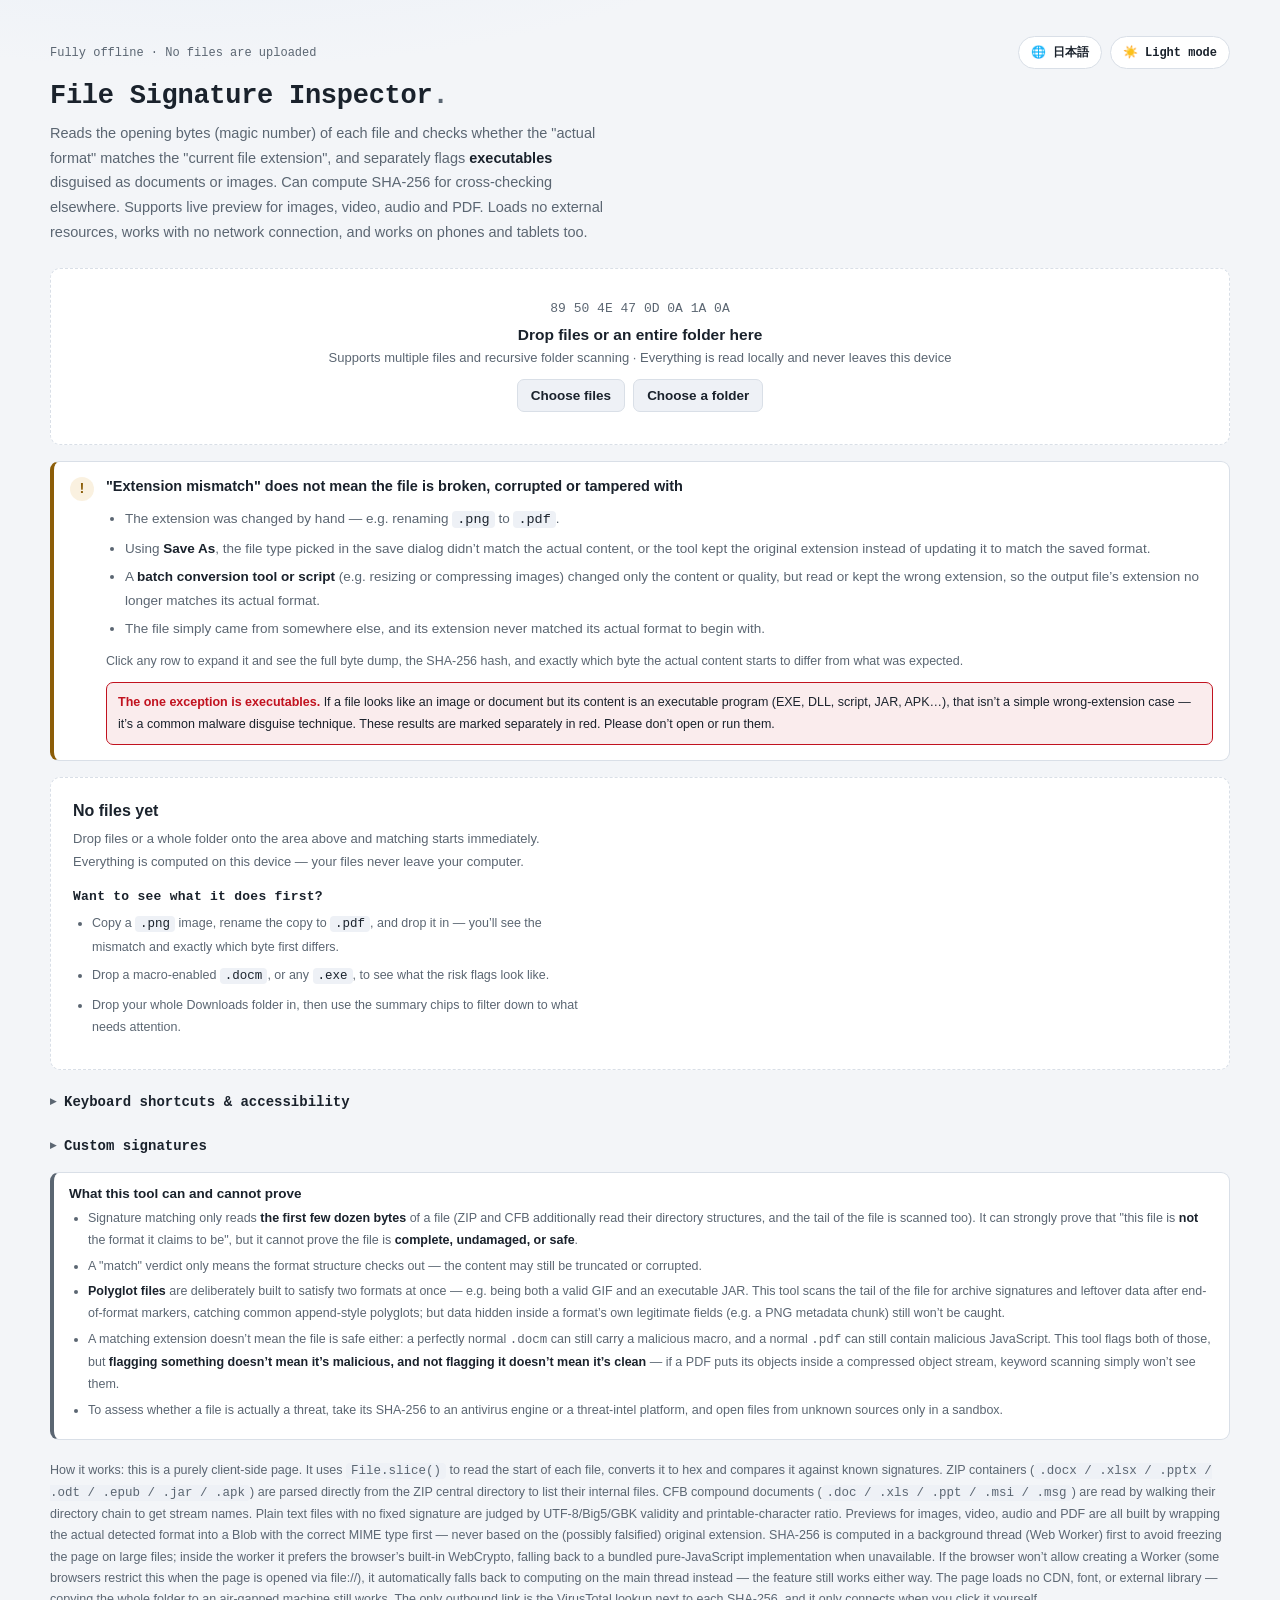
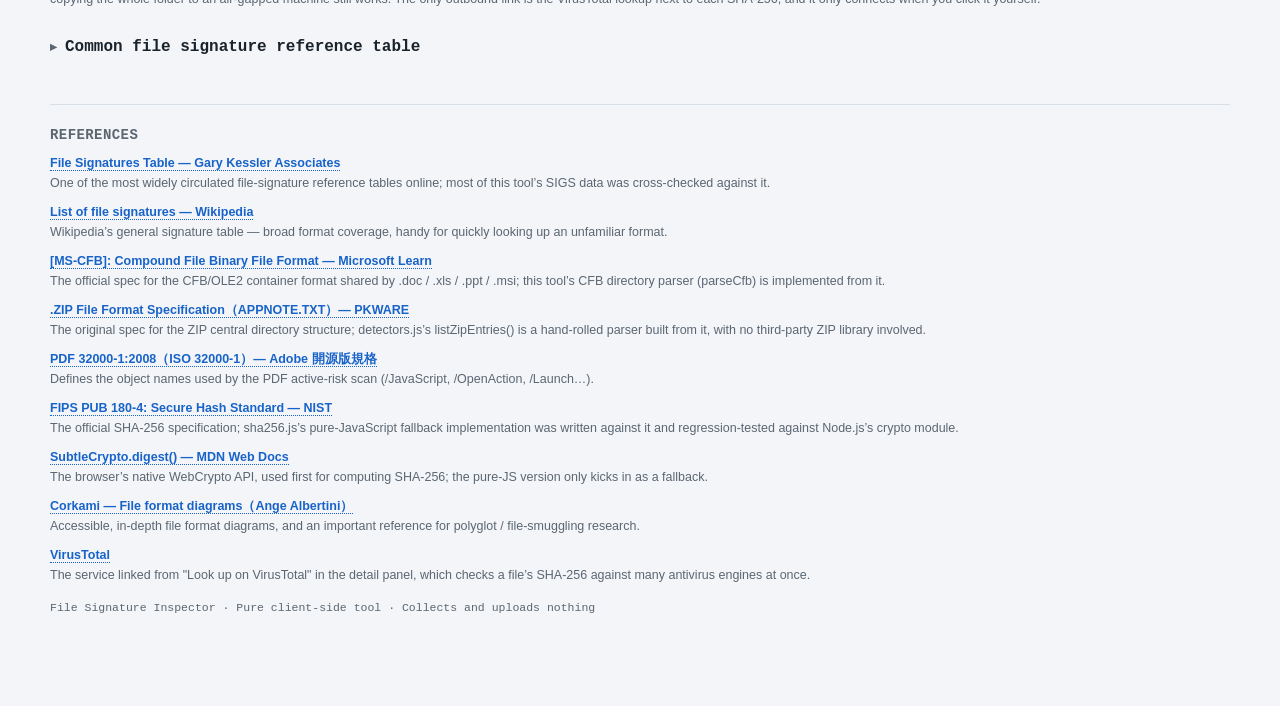
<file: index.html>
<!DOCTYPE html>
<html lang="zh-Hant" data-theme="light">
<head>
<meta charset="UTF-8">
<meta name="viewport" content="width=device-width, initial-scale=1.0, viewport-fit=cover">
<title>檔案簽章鑑識台（離線版）</title>
<meta name="description" content="純前端、完全離線的檔案簽章檢測工具：讀取檔案開頭位元組，比對「實際格式」與「副檔名」是否相符，標示偽裝成文件或圖片的執行檔。支援 SHA-256 雜湊計算、批次掃描與繁體中文／简体中文／English／日本語介面。不需安裝、不需伺服器、不上傳任何檔案。">
<meta name="robots" content="index, follow">
<link rel="canonical" href="https://ext.shyetech.com/">
<link rel="icon" type="image/svg+xml" href="assets/favicon.svg">
<link rel="manifest" href="manifest.json">
<meta name="theme-color" content="#1863c9">

<!--
  SEO：這個工具的所有「內容」（比對結果、參考表）都是使用者拖檔案
  進來之後才由 JavaScript 動態產生的，搜尋引擎沒有東西可以預先索引；
  這裡能做、也值得做的只有這幾件事：
  - description／canonical／OG：讓連結分享與搜尋結果列表顯示正確的
    標題與說明文字
  - 根目錄的 robots.txt／sitemap.xml：允許所有爬蟲、指向這個唯一的
    網址（單頁工具，沒有其他頁面需要收錄）
  - 刻意不用 JSON-LD 結構化資料：JSON-LD 需要一段行內 <script
    type="application/ld+json">，但下面的 CSP 明講 script-src 'self'
    （沒有 'unsafe-inline'），本專案「沒有任何行內 script」是刻意
    維持的安全性質，不為了 SEO 開這個例外；純 <meta>／<link> 不受
    script-src 影響，所以還是能做到 description／OG／canonical 這些。
  - og:image 刻意沒有放：這個專案沒有引用任何外部資源、也沒有圖檔
    轉檔工具（見下面 CSP 的 connect-src 'none' 與整體「不依賴外部
    工具」的原則），手上只有 assets/favicon.svg 這個向量圖示，而
    Facebook／LinkedIn／Twitter 的社群分享預覽普遍不接受 SVG 當
    og:image（需要固定尺寸的 PNG/JPG，通常 1200×630）。與其放一張
    在多數平台根本不會顯示的圖，不如先不放；要補的話需要另外設計
    一張點陣圖，不在這次修改範圍內。
  - 沒有加 hreflang alternate：hreflang 的設計前提是「不同語言各自
    有獨立網址」，這個工具的語言切換是純前端狀態（存在 localStorage，
    不改變網址），三／四種語言共用同一個網址，加了反而是誤導搜尋
    引擎說有其實不存在的獨立網址版本，所以刻意不加，改用
    og:locale／og:locale:alternate 表達「這個網址支援多語言」。
-->
<meta property="og:type" content="website">
<meta property="og:title" content="檔案簽章鑑識台（離線版）">
<meta property="og:description" content="純前端、完全離線的檔案簽章檢測工具：讀取檔案開頭位元組，比對「實際格式」與「副檔名」是否相符，標示偽裝成文件或圖片的執行檔。不上傳任何檔案。">
<meta property="og:url" content="https://ext.shyetech.com/">
<meta property="og:locale" content="zh_TW">
<meta property="og:locale:alternate" content="zh_CN">
<meta property="og:locale:alternate" content="en_US">
<meta property="og:locale:alternate" content="ja_JP">
<meta name="twitter:card" content="summary">
<meta name="twitter:title" content="檔案簽章鑑識台（離線版）">
<meta name="twitter:description" content="純前端、完全離線的檔案簽章檢測工具，比對檔案實際格式與副檔名是否相符。">

<!--
  PWA 安裝與離線快取（manifest.json + service-worker.js）只有在
  http(s) 情境下才會生效，file:// 開啟時瀏覽器會直接忽略，工具本身
  不受影響。詳見 manifest.json 開頭的說明與 README「PWA / 安裝」一節。
-->

<!--
  Content-Security-Policy：對一個安全用途的工具來說，這是很便宜的加固。
  - default-src 'none'：預設什麼都不准載，再逐項開放需要的來源
  - script-src / style-src 'self'：只允許同資料夾下的 .js / .css，
    杜絕以後不小心引入 CDN，也擋掉注入的行內腳本（本專案沒有行內 script）
  - worker-src 'self'：SHA-256 與檔案分析都搬到 Web Worker
    （js/sha256-worker.js、js/detect-worker.js）之後需要的，不然預設會
    fallback 到 script-src，這裡明講比較清楚
  - manifest-src 'self'：PWA 的 manifest.json，讓使用者可以「安裝」
    這個工具（前提是透過 http(s) 提供，見 manifest.json 的說明）
  - img-src / media-src 'self' blob:：預覽功能會用 URL.createObjectURL()
    產生 blob: URL 塞進 <img>/<video>/<audio>，所以必須放行 blob:
  - frame-src blob:：PDF 預覽用 <iframe src="blob:...">
  - connect-src 'none'：本工具不發任何網路請求，直接全部封死
  - form-action 'none' / base-uri 'none'：沒有表單，也不需要改變相對路徑基準

  注意：style-src 需要 'unsafe-inline' 是因為 app.js 產生的少數元素帶有
  行內 style 屬性（例如明細面板裡的 margin 微調）。若要拿掉這一項，
  得先把那幾處行內 style 改寫成 class。
-->
<meta http-equiv="Content-Security-Policy" content="
  default-src 'none';
  script-src 'self';
  worker-src 'self';
  manifest-src 'self';
  style-src 'self' 'unsafe-inline';
  img-src 'self' blob: data:;
  media-src 'self' blob:;
  frame-src blob:;
  connect-src 'none';
  form-action 'none';
  base-uri 'none';
">

<!--
  這份工具刻意拆成 index.html / css/styles.css / js/*.js 幾個檔案，
  方便之後維護、除錯或加新格式時只改對應的一個檔案。
  所有檔案都是相對路徑，離線狀態下用瀏覽器直接打開 index.html 就能跑，
  不需要架伺服器，但整個資料夾（含 css/ 與 js/ 子目錄）要保持在一起，
  不要只複製 index.html 出去單獨用。
-->
<link rel="stylesheet" href="css/styles.css">
</head>
<body>
<div class="wrap">

  <header>
    <div class="header-top">
      <div class="tag" data-i18n="app.tag"><span class="dot"></span></div>
      <div class="lang-theme-group">
        <button class="theme-toggle" id="langToggle"></button>
        <button class="theme-toggle" id="themeToggle" data-i18n="theme.light"></button>
      </div>
    </div>
    <h1><span data-i18n="app.title"></span><span class="byte">.</span></h1>
    <p data-i18n-html="app.subtitle"></p>
  </header>

  <noscript>
    <!--
      JavaScript 關閉時，i18n.js 不會執行，t() 也不存在，
      所以這裡沒辦法用 data-i18n 動態翻譯——三種語言只能直接並列寫死。
      這也是唯一一處刻意重複三語言文案的地方。
    -->
    <div class="noscript-warning" role="alert">
      <h2><span aria-hidden="true">⚠</span> 需要啟用 JavaScript / 需要启用 JavaScript / JavaScript required / JavaScript が必要です</h2>
      <div class="lang-block" lang="zh-Hant">
        <span class="lang-tag">繁體中文</span>
        <p>這個工具完全在你的瀏覽器裡執行——讀取檔案位元組、比對簽章、計算 SHA-256 全都需要 JavaScript，沒有它就無法運作。</p>
        <p>請在瀏覽器設定中為本頁啟用 JavaScript 後重新整理。<b>本工具不會上傳你的任何檔案，也不會蒐集任何資料</b>，所有運算都在這台裝置上完成。</p>
      </div>
      <div class="lang-block" lang="zh-Hans">
        <span class="lang-tag">简体中文</span>
        <p>这个工具完全在你的浏览器里运行——读取文件字节、比对签名、计算 SHA-256 全都需要 JavaScript，没有它就无法运行。</p>
        <p>请在浏览器设置中为本页启用 JavaScript 后重新加载。<b>本工具不会上传你的任何文件，也不会收集任何数据</b>，所有运算都在这台设备上完成。</p>
      </div>
      <div class="lang-block" lang="en">
        <span class="lang-tag">English</span>
        <p>This tool runs entirely inside your browser — reading file bytes, matching signatures and computing SHA-256 all require JavaScript, and it cannot work without it.</p>
        <p>Please enable JavaScript for this page in your browser settings and reload. <b>This tool never uploads your files and collects no data</b>; everything is computed on this device.</p>
      </div>
      <div class="lang-block" lang="ja">
        <span class="lang-tag">日本語</span>
        <p>このツールはすべてブラウザ内で動作します。ファイルのバイト読み取り、シグネチャ照合、SHA-256 の計算はいずれも JavaScript を必要とするため、無効のままでは動作しません。</p>
        <p>ブラウザの設定でこのページの JavaScript を有効にしてから再読み込みしてください。<b>ファイルがアップロードされることはなく、データの収集も一切行いません</b>。すべての処理はこの端末上で完結します。</p>
      </div>
    </div>
  </noscript>

  <div id="dropzone">
    <span class="icon">89 50 4E 47 0D 0A 1A 0A</span>
    <strong data-i18n="dropzone.title"></strong>
    <span class="sub" data-i18n="dropzone.sub"></span>
    <div class="pickrow">
      <button type="button" id="pickFiles" data-i18n="dropzone.pickFiles"></button>
      <button type="button" id="pickDir" data-i18n="dropzone.pickDir"></button>
    </div>
    <span class="drag-count hidden" id="dragCount" aria-live="polite"></span>
  </div>
  <input type="file" id="fileInput" multiple hidden>
  <input type="file" id="dirInput" webkitdirectory directory multiple hidden>

  <div class="progress hidden" id="progress"></div>

  <div class="alertbar hidden" id="alertBar" role="alert" aria-live="assertive">
    <span class="ic" aria-hidden="true">!</span>
    <div><h3 id="alertTitle"></h3><p id="alertText"></p></div>
  </div>

  <div class="rename-note">
    <span class="rename-note-icon" aria-hidden="true">!</span>
    <div class="rename-note-body">
      <p class="rename-note-title" data-i18n-html="rename.title"></p>
      <ul class="rename-note-list">
        <li data-i18n-html="rename.li1"></li>
        <li data-i18n-html="rename.li2"></li>
        <li data-i18n-html="rename.li3"></li>
        <li data-i18n-html="rename.li4"></li>
      </ul>
      <p class="rename-note-hint" data-i18n="rename.hint"></p>
      <p class="rename-note-exception" data-i18n-html="rename.exception"></p>
    </div>
  </div>

  <div class="controls hidden" id="controls">
    <div class="ctl-left">
      <input type="text" class="searchbox" id="searchBox" autocomplete="off"
             data-i18n-placeholder="controls.searchPlaceholder" data-i18n-aria-label="controls.searchAriaLabel">
      <label class="filter-label"><input type="checkbox" id="filterToggle" checked><span data-i18n="controls.filterLabel"></span></label>
      <label class="filter-label"><input type="checkbox" id="dupOnly"><span data-i18n="controls.dupOnly"></span></label>
      <label class="filter-label"><input type="checkbox" id="hideReviewed"><span data-i18n="controls.hideReviewed"></span></label>
      <label class="filter-label" id="persistLabel"><input type="checkbox" id="persistReviewed"><span data-i18n="controls.persistReviewed"></span></label>
    </div>
    <div class="btnrow">
      <button id="undoBtn" data-i18n="btn.undo"></button>
      <button id="copyLinkBtn" data-i18n="btn.copyLink"></button>
      <button id="hashAllBtn" data-i18n="btn.hashAll"></button>
      <button id="copyHashBtn" data-i18n="btn.copyHash"></button>
      <button id="csvBtn" data-i18n="btn.csv"></button>
      <button id="jsonBtn" data-i18n="btn.json"></button>
      <button id="downloadBtn" data-i18n="btn.download"></button>
      <button id="fixAllBtn" data-i18n="btn.fixAll" data-i18n-title="btn.fixAllTitle"></button>
      <button id="exportReviewedBtn" data-i18n="btn.exportReviewed"></button>
      <button id="importReviewedBtn" data-i18n="btn.importReviewed"></button>
      <input type="file" id="importReviewedInput" accept="application/json,.json" hidden>
      <button id="clearStoredBtn" data-i18n="btn.clearStored"></button>
      <button id="clearBtn" data-i18n="btn.clear"></button>
    </div>
  </div>

  <p class="persist-notice hidden" id="persistNotice" data-i18n="persist.notice"></p>

  <div class="summary hidden" id="summary"></div>

  <div id="emptyState" class="empty-guide">
    <h2 data-i18n="empty.title"></h2>
    <p data-i18n="empty.p1"></p>
    <h3 data-i18n="empty.tryTitle"></h3>
    <ul>
      <li data-i18n-html="empty.li1"></li>
      <li data-i18n-html="empty.li2"></li>
      <li data-i18n-html="empty.li3"></li>
    </ul>
  </div>

  <div id="tableWrap" class="hidden">
    <table>
      <thead><tr id="theadRow"></tr></thead>
      <tbody id="tbody"></tbody>
    </table>
  </div>

  <div id="compareBar" class="hidden" role="status" aria-live="polite"></div>

  <details class="a11ysection">
    <summary data-i18n="a11y.summary"></summary>
    <div class="a11y-body">
      <h3 data-i18n="a11y.h.keyboard"></h3>
      <p data-i18n="a11y.p.keyboard"></p>
      <ul>
        <li data-i18n-html="a11y.li.tab"></li>
        <li data-i18n-html="a11y.li.enter"></li>
        <li data-i18n-html="a11y.li.esc"></li>
        <li data-i18n-html="a11y.li.dialogtab"></li>
      </ul>
      <h3 data-i18n="kbd.h.shortcuts"></h3>
      <ul>
        <li data-i18n-html="kbd.li.slash"></li>
        <li data-i18n-html="kbd.li.escSearch"></li>
        <li data-i18n-html="kbd.li.jk"></li>
        <li data-i18n-html="kbd.li.review"></li>
        <li data-i18n-html="kbd.li.compare"></li>
        <li data-i18n-html="kbd.li.undo"></li>
      </ul>
      <p data-i18n="kbd.p.note"></p>
      <h3 data-i18n="a11y.h.screenreader"></h3>
      <ul>
        <li data-i18n-html="a11y.li.rowaria"></li>
        <li data-i18n-html="a11y.li.alert"></li>
        <li data-i18n-html="a11y.li.toast"></li>
        <li data-i18n-html="a11y.li.dialog"></li>
      </ul>
      <h3 data-i18n="a11y.h.motion"></h3>
      <ul>
        <li data-i18n-html="a11y.li.reducedmotion"></li>
        <li data-i18n-html="a11y.li.theme"></li>
        <li data-i18n-html="a11y.li.zoom"></li>
      </ul>
      <h3 data-i18n="a11y.h.known"></h3>
      <p data-i18n="a11y.p.known"></p>
    </div>
  </details>

  <details class="a11ysection">
    <summary data-i18n="sig.summary"></summary>
    <div class="a11y-body sig-body">
      <p data-i18n="sig.intro"></p>
      <form id="sigForm" class="sig-form">
        <label>
          <span data-i18n="sig.formName"></span>
          <input type="text" id="sigName" autocomplete="off">
        </label>
        <label>
          <span data-i18n="sig.formExt"></span>
          <input type="text" id="sigExt" autocomplete="off" placeholder=".cif, .xyz">
        </label>
        <label>
          <span data-i18n="sig.formHex"></span>
          <input type="text" id="sigHex" autocomplete="off" placeholder="4D5A" class="mono-input">
        </label>
        <label>
          <span data-i18n="sig.formType"></span>
          <select id="sigType">
            <option value="doc" data-i18n="kind.doc"></option>
            <option value="image" data-i18n="kind.image"></option>
            <option value="text" data-i18n="kind.text"></option>
            <option value="exec" data-i18n="kind.exec"></option>
            <option value="other" data-i18n="kind.other"></option>
          </select>
        </label>
        <button type="submit" data-i18n="sig.formAdd"></button>
      </form>
      <div class="sig-testrun">
        <label class="sig-testrun-label">
          <span data-i18n="sig.testrunLabel"></span>
          <input type="file" id="sigTestFile">
        </label>
        <p id="sigTestResult" class="sig-testrun-result hidden"></p>
      </div>
      <div id="sigList"></div>
      <div class="sig-io-row">
        <button type="button" id="sigExportBtn" data-i18n="sig.export"></button>
        <button type="button" id="sigImportBtn" data-i18n="sig.import"></button>
        <input type="file" id="sigImportInput" accept="application/json,.json" hidden>
        <label class="filter-label"><input type="checkbox" id="sigImportOverwrite"><span data-i18n="sig.importOverwrite"></span></label>
      </div>
    </div>
  </details>

  <div class="limitbox">
    <h4 data-i18n="limitbox.title"></h4>
    <ul>
      <li data-i18n-html="limitbox.li1"></li>
      <li data-i18n-html="limitbox.li2"></li>
      <li data-i18n-html="limitbox.li3"></li>
      <li data-i18n-html="limitbox.li4"></li>
      <li data-i18n-html="limitbox.li5"></li>
    </ul>
  </div>

  <p class="note" data-i18n-html="note.body"></p>

  <details class="refsection">
    <summary data-i18n="ref.summary"></summary>
    <p class="ref-intro" data-i18n="ref.intro"></p>
    <div class="ref-tablewrap"><table class="ref-table">
      <thead><tr>
        <th data-i18n="ref.colType"></th><th data-i18n="ref.colFormat"></th>
        <th data-i18n="ref.colExt"></th><th data-i18n="ref.colHex"></th>
      </tr></thead>
      <tbody id="refBody"></tbody>
    </table></div>
  </details>

  <footer class="refs">
    <h2 data-i18n="footer.heading"></h2>
    <ul>
      <li><a href="https://www.garykessler.net/library/file_sigs.html" target="_blank" rel="noopener noreferrer">File Signatures Table — Gary Kessler Associates</a><br><span class="refnote" data-i18n="footer.note.kessler"></span></li>
      <li><a href="https://en.wikipedia.org/wiki/List_of_file_signatures" target="_blank" rel="noopener noreferrer">List of file signatures — Wikipedia</a><br><span class="refnote" data-i18n="footer.note.wiki"></span></li>
      <li><a href="https://learn.microsoft.com/en-us/openspecs/windows_protocols/ms-cfb/" target="_blank" rel="noopener noreferrer">[MS-CFB]: Compound File Binary File Format — Microsoft Learn</a><br><span class="refnote" data-i18n="footer.note.cfb"></span></li>
      <li><a href="https://pkware.cachefly.net/webdocs/casestudies/APPNOTE.TXT" target="_blank" rel="noopener noreferrer">.ZIP File Format Specification（APPNOTE.TXT）— PKWARE</a><br><span class="refnote" data-i18n="footer.note.zip"></span></li>
      <li><a href="https://opensource.adobe.com/dc-acrobat-sdk-docs/pdfstandards/PDF32000_2008.pdf" target="_blank" rel="noopener noreferrer">PDF 32000-1:2008（ISO 32000-1）— Adobe 開源版規格</a><br><span class="refnote" data-i18n="footer.note.pdf"></span></li>
      <li><a href="https://nvlpubs.nist.gov/nistpubs/FIPS/NIST.FIPS.180-4.pdf" target="_blank" rel="noopener noreferrer">FIPS PUB 180-4: Secure Hash Standard — NIST</a><br><span class="refnote" data-i18n="footer.note.sha256"></span></li>
      <li><a href="https://developer.mozilla.org/en-US/docs/Web/API/SubtleCrypto/digest" target="_blank" rel="noopener noreferrer">SubtleCrypto.digest() — MDN Web Docs</a><br><span class="refnote" data-i18n="footer.note.webcrypto"></span></li>
      <li><a href="https://github.com/corkami/pics" target="_blank" rel="noopener noreferrer">Corkami — File format diagrams（Ange Albertini）</a><br><span class="refnote" data-i18n="footer.note.corkami"></span></li>
      <li><a href="https://www.virustotal.com/" target="_blank" rel="noopener noreferrer">VirusTotal</a><br><span class="refnote" data-i18n="footer.note.virustotal"></span></li>
    </ul>
    <p class="built" data-i18n="footer.built"></p>
  </footer>

</div>

<!--
  載入順序很重要：後面的檔案會用到前面檔案定義的函式／資料，
  所有檔案都掛在全域（window）而不是用模組系統，方便直接用瀏覽器打開、
  不需要建置流程；副作用是每個檔案的頂層變數名稱要注意別跟其他檔案撞名。
-->
<script src="js/utils.js"></script>
<script src="js/i18n.js"></script>
<script src="js/sha256.js"></script>
<script src="js/signatures.js"></script>
<script src="js/detectors.js"></script>
<script src="js/preview.js"></script>
<script src="js/compare.js"></script>
<script src="js/reference-table.js"></script>
<script src="js/app.js"></script>
</body>
</html>
</file>
<file: css/styles.css>
/* =============================================================
   styles.css — 檔案簽章鑑識台 樣式表
   ---------------------------------------------------------------
   章節索引（用編輯器搜尋「N. 」可以快速跳過去）：
     1. 色彩變數（Design Tokens）
     2. 版面基礎 / Header
     3. 拖放區與檔案/資料夾選擇按鈕
     4. 高風險警示橫幅 / 摘要標籤 / 說明區塊
     5. 控制列（搜尋、篩選、動作按鈕）
     6. 結果表格
     7. 展開列的明細面板
     8. SHA-256 雜湊列 / 燈箱預覽 / 提示訊息
     9. 頁尾參考資料
     10. 未啟用 JavaScript 的提示 / 無障礙操作說明
     11. 動態效果（CSS animation / transition）
     12. 手機／觸控裝置版面（響應式）

   配色分深色（預設變數）與淺色（html[data-theme="light"] 覆蓋），
   兩套變數的 key 完全對應，只要動 :root 或 [data-theme="light"]
   其中一邊，記得也檢查另一邊的對比度。
   ============================================================= */

  
/* ============================================================
   1. 色彩變數（Design Tokens）— 深色為預設，淺色用 [data-theme="light"] 覆蓋
   ============================================================ */
:root{
    --bg:#0d1117; --bg-glow:#14202f; --panel:#12171f; --panel-2:#161c25;
    --border:#263041; --border-soft:#1c2430; --text:#e6edf3; --muted:#7d8a9c;
    --img:#5aa9ff; --doc:#e0a53c; --match:#3fb96a; --mismatch:#f0575a;
    --danger:#ff4d4f; --danger-bg:rgba(255,77,79,.13);
    --byte-neutral-bg:#1c2430; --byte-match-bg:rgba(63,185,106,.16);
    --byte-mismatch-bg:rgba(240,87,90,.22); --byte-mismatch-border:#c9484c;
    --hover:#3a4a63; --shadow:rgba(0,0,0,.55);
    --mono:ui-monospace,SFMono-Regular,'SF Mono',Menlo,Consolas,'Liberation Mono','Courier New',monospace;
    --sans:-apple-system,BlinkMacSystemFont,'Segoe UI',Roboto,'Noto Sans TC','PingFang TC','Microsoft JhengHei','Helvetica Neue',Arial,sans-serif;
  }
  /* 淺色主題。--doc 與 --match 原本是 #96650a／#1f8a4c，實測對 --panel-2
     背景的對比度只有 4.46 與 3.87，低於 WCAG AA 對一般大小文字的 4.5:1 門檻。
     調深成下面這兩個值之後，對 bg / panel / panel-2 三種背景的最差對比度
     分別是 5.03 與 4.88，全部達標，而色相幾乎沒有變化。
     深色主題那一組實測全部 ≥4.88，不需要調整。 */
  html[data-theme="light"]{
    --bg:#f3f5f8; --bg-glow:#e4ecf7; --panel:#ffffff; --panel-2:#eef1f6;
    --border:#d9dfe7; --border-soft:#e8ecf1; --text:#1a222c; --muted:#5b6672;
    --img:#1863c9; --doc:#8c5d08; --match:#18783f; --mismatch:#c62f37;
    --danger:#c1121f; --danger-bg:rgba(193,18,31,.08);
    --byte-neutral-bg:#eef1f6; --byte-match-bg:rgba(31,138,76,.12);
    --byte-mismatch-bg:rgba(198,47,55,.12); --byte-mismatch-border:#c62f37;
    --hover:#a8b6c8; --shadow:rgba(20,30,45,.28);
  }
  
/* ============================================================
   2. 版面基礎 / Header
   ============================================================ */
*{box-sizing:border-box;}
  body{
    margin:0;
    background:radial-gradient(1200px 500px at 15% -10%,var(--bg-glow) 0%,transparent 60%),var(--bg);
    color:var(--text); font-family:var(--sans); padding:36px 18px 80px;
    transition:background .2s,color .2s;
  }
  .wrap{max-width:1180px;margin:0 auto;}

  header{margin-bottom:24px;}
  .header-top{display:flex;align-items:center;justify-content:space-between;gap:12px;flex-wrap:wrap;}
  .lang-theme-group{display:flex;gap:8px;flex-wrap:wrap;}
  .tag{display:inline-flex;align-items:center;gap:8px;font-family:var(--mono);font-size:12px;color:var(--muted);margin-bottom:12px;}
  .tag .dot{width:6px;height:6px;border-radius:50%;background:var(--match);box-shadow:0 0 8px var(--match);}
  .theme-toggle{
    font-family:var(--mono);font-size:12px;font-weight:600;border:1px solid var(--border);
    background:var(--panel);color:var(--text);padding:7px 12px;border-radius:20px;cursor:pointer;
    margin-bottom:12px;transition:border-color .15s;
  }
  .theme-toggle:hover{border-color:var(--hover);}
  h1{font-family:var(--mono);font-size:27px;font-weight:700;margin:0 0 10px;letter-spacing:-.01em;}
  h1 .byte{color:var(--muted);}
  header p{color:var(--muted);font-size:14.5px;line-height:1.7;max-width:70ch;margin:0;}
  header p b{color:var(--text);}

  
/* ============================================================
   3. 拖放區與檔案/資料夾選擇按鈕
   ============================================================ */
#dropzone{
    margin-top:22px;border:1.5px dashed var(--border);border-radius:10px;background:var(--panel);
    padding:32px 24px;text-align:center;cursor:pointer;transition:border-color .15s;
  }
  #dropzone:hover{border-color:var(--hover);}
  #dropzone.drag{border-color:var(--img);}
  .drag-count{
    display:block; margin-top:10px; font-family:var(--mono); font-size:12.5px;
    font-weight:600; color:var(--img); animation:fadeIn .12s ease-out;
  }
  #dropzone .icon{font-family:var(--mono);font-size:13px;color:var(--muted);display:block;margin-bottom:10px;}
  #dropzone strong{font-size:15.5px;font-weight:600;}
  #dropzone span.sub{display:block;margin-top:6px;font-size:13px;color:var(--muted);}
  .pickrow{display:flex;gap:8px;justify-content:center;margin-top:14px;flex-wrap:wrap;}

  .progress{margin-top:12px;font-family:var(--mono);font-size:12.5px;color:var(--muted);}

  
/* ============================================================
   4. 高風險警示橫幅 / 摘要標籤 / 說明區塊
   ============================================================ */
.alertbar{
    margin-top:16px;display:flex;gap:12px;align-items:flex-start;
    border:1px solid var(--danger);border-left:5px solid var(--danger);
    background:var(--danger-bg);border-radius:9px;padding:14px 16px;
  }
  .alertbar .ic{flex:none;width:24px;height:24px;border-radius:50%;background:var(--danger);color:#fff;display:flex;align-items:center;justify-content:center;font-weight:700;font-size:15px;}
  .alertbar h3{margin:0 0 5px;font-size:14.5px;font-weight:700;color:var(--danger);}
  .alertbar p{margin:0;font-size:13px;line-height:1.7;color:var(--text);}

  .summary{display:flex;flex-wrap:wrap;gap:9px;margin-top:16px;}
  .chip{font-family:var(--mono);font-size:12.5px;border:1px solid var(--border);border-radius:7px;padding:7px 11px;background:var(--panel);color:var(--muted);}
  .chip b{color:var(--text);font-weight:600;}
  .chip.img b{color:var(--img);} .chip.doc b{color:var(--doc);}
  .chip.danger{border-color:var(--danger);} .chip.danger b{color:var(--danger);}

  .rename-note{margin-top:16px;display:flex;gap:12px;border:1px solid var(--border);border-left:4px solid var(--doc);background:var(--panel);border-radius:9px;padding:14px 16px 15px;font-size:13.5px;}
  .rename-note-icon{flex:none;width:24px;height:24px;border-radius:50%;background:rgba(224,165,60,.16);color:var(--doc);display:flex;align-items:center;justify-content:center;font-family:var(--mono);font-weight:700;font-size:14px;margin-top:1px;}
  .rename-note-body{min-width:0;}
  .rename-note-title{margin:0 0 9px;font-weight:700;font-size:14.5px;color:var(--text);line-height:1.5;}
  .rename-note-list{margin:0 0 10px;padding-left:19px;color:var(--muted);line-height:1.75;}
  .rename-note-list li{margin-bottom:5px;}
  .rename-note-list b{color:var(--text);font-weight:600;}
  .rename-note-list code{font-family:var(--mono);background:var(--panel-2);padding:1px 5px;border-radius:4px;color:var(--text);}
  .rename-note-hint{margin:0;color:var(--muted);font-size:12.5px;line-height:1.7;}
  .rename-note-exception{margin:10px 0 0;padding:9px 11px;border-radius:7px;background:var(--danger-bg);border:1px solid var(--danger);font-size:12.5px;line-height:1.7;color:var(--text);}
  .rename-note-exception b{color:var(--danger);}

  
/* ============================================================
   5. 控制列（搜尋、篩選、動作按鈕）
   ============================================================ */
.controls{display:flex;align-items:center;justify-content:space-between;flex-wrap:wrap;gap:10px;margin-top:16px;}
  .ctl-left{display:flex;align-items:center;gap:12px;flex-wrap:wrap;}
  .filter-label{font-size:13px;color:var(--muted);display:flex;align-items:center;gap:7px;cursor:pointer;}
  .filter-label input{accent-color:var(--img);}
  .searchbox{
    font-family:var(--sans);font-size:13px;padding:7px 11px;border-radius:7px;
    border:1px solid var(--border);background:var(--panel);color:var(--text);width:190px;
  }
  .searchbox:focus{outline:none;border-color:var(--img);}
  .btnrow{display:flex;gap:8px;flex-wrap:wrap;}
  button{
    font-family:var(--sans);font-size:13.5px;font-weight:600;padding:8px 13px;border-radius:7px;
    border:1px solid var(--border);background:var(--panel-2);color:var(--text);cursor:pointer;transition:border-color .15s;
  }
  button:hover{border-color:var(--hover);}
  button:disabled{opacity:.5;cursor:default;}

  
/* ============================================================
   6. 結果表格
   ============================================================ */
#tableWrap{margin-top:14px;border:1px solid var(--border);border-radius:10px;overflow:auto;background:var(--panel);}
  table{width:100%;border-collapse:collapse;font-size:13px;min-width:1080px;}
  thead th{
    text-align:left;font-family:var(--mono);font-weight:600;font-size:11.5px;letter-spacing:.02em;
    color:var(--muted);padding:9px 11px;border-bottom:1px solid var(--border);
    position:sticky;top:0;background:var(--panel);z-index:2;white-space:nowrap;
  }
  thead th.sortable{cursor:pointer;user-select:none;}
  thead th.sortable:hover{color:var(--img);}
  thead th .arrow{opacity:.35;margin-left:3px;}
  thead th.active{color:var(--img);}
  thead th.active .arrow{opacity:1;}
  tbody td{padding:8px 11px;border-bottom:1px solid var(--border-soft);vertical-align:middle;}
  tbody tr.datarow{cursor:pointer;}
  tbody tr.datarow:hover{background:var(--panel-2);}
  tbody tr.datarow.danger td{background:var(--danger-bg);}
  tbody tr.datarow.danger td:first-child{box-shadow:inset 4px 0 0 var(--danger);}
  td.name{font-weight:500;max-width:230px;overflow:hidden;text-overflow:ellipsis;white-space:nowrap;}
  td.num{font-family:var(--mono);font-size:12px;color:var(--muted);white-space:nowrap;text-align:right;}
  td.time{font-family:var(--mono);font-size:11.5px;color:var(--muted);white-space:nowrap;}
  td.ext{font-family:var(--mono);color:var(--muted);white-space:nowrap;}
  td.fmt{max-width:200px;}
  td.preview{width:50px;}
  .thumb{width:38px;height:38px;border-radius:6px;object-fit:cover;border:1px solid var(--border);display:block;background:var(--panel-2);cursor:zoom-in;}
  .thumb-placeholder{width:38px;height:38px;border-radius:6px;border:1px dashed var(--border);display:flex;align-items:center;justify-content:center;color:var(--muted);font-size:15px;background:var(--panel-2);}
  .thumb-placeholder.exec{border:1px solid var(--danger);color:var(--danger);background:var(--danger-bg);}
  .thumb-placeholder.media{cursor:zoom-in;transition:transform .12s,border-color .15s;}
  .thumb-placeholder.media:hover{transform:scale(1.08);border-color:var(--img);}
  .thumb-placeholder.toolarge{border-style:dashed;border-color:var(--doc);color:var(--doc);}
  .thumb-placeholder.toolarge:hover{border-color:var(--doc);}
  td.rowaction{width:70px;white-space:nowrap;text-align:right;}
  .icon-btn{
    width:24px;height:24px;border-radius:6px;border:1px solid var(--border);background:var(--panel-2);
    color:var(--muted);font-size:12px;line-height:1;display:inline-flex;align-items:center;justify-content:center;
    cursor:pointer;padding:0;margin-left:4px;
  }
  .icon-btn:hover{border-color:var(--img);color:var(--img);}
  .icon-btn.rm:hover{border-color:var(--mismatch);color:var(--mismatch);}

  .kind-pill{font-family:var(--mono);font-size:11px;padding:2px 7px;border-radius:5px;display:inline-block;white-space:nowrap;}
  .kind-pill.img{color:var(--img);background:rgba(90,169,255,.1);}
  .kind-pill.doc{color:var(--doc);background:rgba(224,165,60,.1);}
  .kind-pill.text{color:var(--match);background:rgba(63,185,106,.1);}
  .kind-pill.exec{color:#fff;background:var(--danger);font-weight:700;}
  .kind-pill.other{color:var(--muted);background:rgba(125,138,156,.1);}
  .verdict{font-family:var(--mono);font-size:11.5px;font-weight:600;padding:3px 8px;border-radius:5px;white-space:nowrap;display:inline-flex;align-items:center;gap:5px;}
  .verdict.match{color:var(--match);background:rgba(63,185,106,.12);}
  .verdict.mismatch{color:var(--mismatch);background:rgba(240,87,90,.12);}
  .verdict.unknown{color:var(--muted);background:rgba(125,138,156,.1);}
  .verdict.danger{color:#fff;background:var(--danger);}
  .chev{font-size:10px;transition:transform .15s;display:inline-block;}
  .chev.open{transform:rotate(90deg);}

  
/* ============================================================
   7. 展開列的明細面板（風險說明、位元組傾印、SHA-256、ZIP/CFB 目錄）
   ============================================================ */
tr.detail-row td{padding:0;border-bottom:1px solid var(--border-soft);background:var(--panel-2);}
  .detail-panel{padding:16px 18px 18px;}
  .detail-warning{border:1px solid var(--danger);border-left:4px solid var(--danger);background:var(--danger-bg);border-radius:8px;padding:11px 13px;margin:0 0 13px;}
  .detail-warning.info{border-color:var(--border);border-left-color:var(--doc);background:var(--panel);}
  .detail-warning h4{margin:0 0 5px;font-size:13.5px;color:var(--danger);font-weight:700;}
  .detail-warning.info h4{color:var(--doc);}
  .detail-warning p{margin:0;font-size:12.5px;line-height:1.75;color:var(--text);}
  .detail-note{font-size:12.5px;line-height:1.75;color:var(--muted);margin:0 0 13px;max-width:82ch;}
  .detail-note b{color:var(--text);}
  .dsec{margin-top:15px;}
  .dsec-title{font-family:var(--mono);font-size:11px;font-weight:700;letter-spacing:.05em;color:var(--muted);margin-bottom:7px;text-transform:uppercase;}
  .dsec-title-row{display:flex;align-items:center;justify-content:space-between;gap:10px;margin-bottom:7px;}
  .dsec-title-row .dsec-title{margin-bottom:0;}
  .kv{display:grid;grid-template-columns:auto 1fr;gap:4px 14px;font-size:12.5px;}
  .kv dt{color:var(--muted);white-space:nowrap;}
  .kv dd{margin:0;font-family:var(--mono);word-break:break-all;}

  .hexdump{font-family:var(--mono);font-size:11.5px;line-height:1.65;background:var(--panel);border:1px solid var(--border);border-radius:7px;padding:10px 12px;overflow-x:auto;}
  .hexdump .off{color:var(--muted);}
  .hexdump .as{color:var(--muted);}
  .hexdump .hl{color:var(--mismatch);font-weight:700;}

  .bytegrid-wrap{overflow-x:auto;padding-bottom:2px;}
  .byterow{display:flex;align-items:center;gap:8px;margin-bottom:6px;}
  .byterow .rowlabel{font-family:var(--mono);font-size:11px;color:var(--muted);width:112px;flex:none;}
  .bytecells{display:flex;gap:4px;}
  .bytecell{font-family:var(--mono);font-size:12px;font-weight:600;width:30px;height:26px;flex:none;display:flex;align-items:center;justify-content:center;border-radius:4px;background:var(--byte-neutral-bg);color:var(--text);border:1px solid transparent;}
  .bytecell.match{background:var(--byte-match-bg);color:var(--match);}
  .bytecell.mismatch{background:var(--byte-mismatch-bg);color:var(--mismatch);border-color:var(--byte-mismatch-border);}
  .bytecell.empty{background:transparent;color:var(--muted);border:1px dashed var(--border);}
  .legend{display:flex;gap:16px;margin-top:9px;font-size:11.5px;color:var(--muted);flex-wrap:wrap;}
  .legend span{display:inline-flex;align-items:center;gap:6px;}
  .legend i{width:12px;height:12px;border-radius:3px;display:inline-block;}
  .legend i.match{background:var(--byte-match-bg);}
  .legend i.mismatch{background:var(--byte-mismatch-bg);border:1px solid var(--byte-mismatch-border);}
  .legend i.empty{border:1px dashed var(--border);}

  
/* ============================================================
   8. SHA-256 雜湊列 / 燈箱預覽 / 提示訊息（toast）
   ============================================================ */
.hashrow{display:flex;align-items:center;gap:9px;flex-wrap:wrap;}
  .hashval{font-family:var(--mono);font-size:12px;word-break:break-all;background:var(--panel);border:1px solid var(--border);border-radius:6px;padding:6px 9px;flex:1;min-width:260px;}
  .minibtn{font-size:12px;padding:6px 10px;border-radius:6px;}
  .minibtn.primary{ background:var(--img); border-color:var(--img); color:#fff; font-weight:700; }
  .minibtn.primary:hover{ opacity:.9; }
  .minibtn.primary:disabled{ opacity:.4; cursor:default; }

  /* --- 差異比對：底部浮動列 + 燈箱內的比對面板 --- */
  #compareBar{
    position:sticky; bottom:14px; z-index:5; margin-top:14px;
    display:flex; align-items:center; gap:12px; flex-wrap:wrap;
    background:var(--panel); border:1px solid var(--img); border-radius:10px;
    padding:10px 14px; box-shadow:0 8px 24px var(--shadow);
    animation:fadeInUp .18s ease-out;
  }
  .compare-label{ font-size:12.5px; color:var(--text); flex:1; min-width:180px; }
  .icon-btn.compare[aria-pressed="true"]{
    border-color:var(--img); color:var(--img); background:rgba(90,169,255,.12);
  }
  .compare-panel{ max-width:820px; width:88vw; }
  .compare-panel h3{ margin:0 0 12px; font-size:14.5px; color:var(--text); }
  .compare-range-picker{
    display:flex; align-items:center; gap:6px; font-size:12.5px; color:var(--muted);
    margin-bottom:12px;
  }
  .compare-range-picker select{
    font-family:var(--sans); font-size:12.5px; padding:5px 8px; border-radius:6px;
    border:1px solid var(--border); background:var(--panel); color:var(--text);
  }
  .compare-range-picker select:focus{ outline:none; border-color:var(--img); }
  .compare-kv{ margin-bottom:10px; }
  .compare-grid .rowlabel{ width:66px; }
  .compare-capnote{ margin-top:10px; opacity:.8; }
  .vt-link{font-size:12px;color:var(--img);text-decoration:none;border-bottom:1px dotted var(--img);}

  .lightbox{position:fixed;inset:0;background:rgba(0,0,0,.82);display:flex;align-items:center;justify-content:center;z-index:100;padding:28px;cursor:zoom-out;animation:fadeIn .15s ease-out;}
  .lightbox-media{max-width:100%;max-height:100%;display:flex;cursor:default;animation:scaleIn .18s ease-out;}
  .lightbox img,.lightbox video{max-width:92vw;max-height:82vh;border-radius:8px;box-shadow:0 12px 44px var(--shadow);background:#000;display:block;}
  .lightbox img{background:#fff;}
  .lightbox-close{
    position:absolute;top:18px;right:18px;width:38px;height:38px;border-radius:50%;
    border:1px solid rgba(255,255,255,.35);background:rgba(0,0,0,.4);color:#fff;font-size:16px;
    cursor:pointer;display:flex;align-items:center;justify-content:center;transition:background .15s,transform .12s;
  }
  .lightbox-close:hover{background:rgba(0,0,0,.65);}
  .lightbox-close:active{transform:scale(.92);}
  .audio-panel{
    display:flex;flex-direction:column;align-items:center;gap:16px;
    background:var(--panel);border-radius:14px;padding:36px 40px;min-width:300px;
  }
  .audio-panel .audio-icon{font-size:42px;}
  .audio-panel audio{width:320px;}
  .pdf-panel{display:flex;flex-direction:column;align-items:center;gap:10px;width:92vw;max-width:900px;}
  .pdf-panel iframe{width:100%;height:80vh;border:none;border-radius:8px;background:#fff;}
  .pdf-panel .vt-link{color:#fff;border-bottom:1px dotted #fff;}
  .toolarge-panel{
    display:flex;flex-direction:column;align-items:center;gap:12px;text-align:center;
    background:var(--panel);border-radius:14px;padding:34px 30px;max-width:360px;
  }
  .toolarge-panel .toolarge-icon{font-size:38px;}
  .toolarge-panel p{margin:0;font-size:13px;line-height:1.7;color:var(--text);}
  .toolarge-panel p b{color:var(--doc);}
  .lightbox .cap{position:absolute;bottom:16px;left:0;right:0;text-align:center;color:#e6edf3;font-family:var(--mono);font-size:12.5px;padding:0 20px;}

  .toast{position:fixed;left:50%;bottom:26px;transform:translateX(-50%);background:var(--text);color:var(--bg);font-size:13px;font-weight:600;padding:9px 16px;border-radius:20px;z-index:200;box-shadow:0 6px 20px var(--shadow);}

  .note{margin-top:20px;font-size:12.5px;color:var(--muted);line-height:1.7;}
  .note code{font-family:var(--mono);background:var(--panel-2);padding:1px 5px;border-radius:4px;}
  .limitbox{margin-top:14px;border:1px solid var(--border);border-left:4px solid var(--muted);background:var(--panel);border-radius:9px;padding:13px 15px;}
  .limitbox h4{margin:0 0 7px;font-size:13.5px;font-weight:700;}
  .limitbox ul{margin:0;padding-left:19px;font-size:12.5px;line-height:1.75;color:var(--muted);}
  .limitbox li{margin-bottom:4px;}
  .limitbox b{color:var(--text);}

  .refsection{margin-top:28px;}
  .refsection summary{font-family:var(--mono);font-size:16px;font-weight:700;color:var(--text);cursor:pointer;list-style:none;display:flex;align-items:center;gap:8px;margin-bottom:8px;user-select:none;}
  .refsection summary::-webkit-details-marker{display:none;}
  .refsection summary::before{content:'\25B8';font-size:13px;color:var(--muted);transition:transform .15s;display:inline-block;}
  .refsection[open] summary::before{transform:rotate(90deg);}
  .refsection summary:hover,.refsection summary:hover::before{color:var(--img);}
  .ref-intro{font-size:12.5px;color:var(--muted);line-height:1.7;margin:10px 0 14px;max-width:78ch;}
  .ref-tablewrap{border:1px solid var(--border);border-radius:10px;overflow:auto;background:var(--panel);}
  table.ref-table{width:100%;border-collapse:collapse;font-size:13px;min-width:680px;}
  table.ref-table thead th{text-align:left;font-family:var(--mono);font-weight:600;font-size:11.5px;color:var(--muted);padding:10px 12px;border-bottom:1px solid var(--border);background:var(--panel);}
  table.ref-table tbody td{padding:9px 12px;border-bottom:1px solid var(--border-soft);vertical-align:top;}
  table.ref-table tbody tr:hover{background:var(--panel-2);}
  table.ref-table td.ext{font-family:var(--mono);color:var(--muted);white-space:nowrap;}
  table.ref-table tr.grouphead td{font-family:var(--mono);font-size:11px;font-weight:700;letter-spacing:.04em;color:var(--muted);background:var(--panel-2);padding:7px 12px;}
  td.hexref{font-family:var(--mono);font-size:12.5px;white-space:nowrap;}
  td.hexref .wild{color:var(--muted);opacity:.7;}
  .hexnote{margin-top:4px;font-family:var(--sans);font-size:11.5px;color:var(--muted);white-space:normal;line-height:1.5;max-width:44ch;}

  .empty-state{padding:26px;text-align:center;color:var(--muted);font-size:13px;}
  .duptag{
    display:inline-block;margin-left:6px;font-family:var(--mono);font-size:10.5px;font-weight:700;
    color:var(--doc);border:1px solid var(--doc);border-radius:4px;padding:0 5px;white-space:nowrap;
  }
  .slowtag{
    display:inline-block;margin-left:6px;font-family:var(--mono);font-size:10.5px;font-weight:700;
    color:var(--mismatch);border:1px solid var(--mismatch);border-radius:4px;padding:0 5px;white-space:nowrap;
  }
  tr.moreRow td{background:var(--panel-2);border-bottom:none;}
  .morebar{
    display:flex;align-items:center;gap:10px;justify-content:center;
    padding:10px;font-size:12.5px;color:var(--muted);flex-wrap:wrap;
  }

  .hidden{display:none !important;}

  /* ============================================================
     鍵盤焦點樣式
     ------------------------------------------------------------
     這幾個元素是「自己加 tabindex/role 做出來的」互動元件（不是原生
     <button>），瀏覽器預設的焦點樣式在不同瀏覽器上深淺不一，統一補上
     清楚的焦點外框，讓鍵盤使用者看得到游標在哪一列/哪個縮圖上。
     ============================================================ */
  tr.datarow:focus-visible{
    outline:2px solid var(--img); outline-offset:-2px;
  }
  .thumb:focus-visible,
  .thumb-placeholder.media:focus-visible{
    outline:2px solid var(--img); outline-offset:2px;
  }
  .lightbox-close:focus-visible,
  button:focus-visible,
  .icon-btn:focus-visible,
  .minibtn:focus-visible,
  .theme-toggle:focus-visible,
  a:focus-visible{
    outline:2px solid var(--img); outline-offset:2px;
  }
  .refsection summary:focus-visible{
    outline:2px solid var(--img); outline-offset:2px; border-radius:4px;
  }
  ::-webkit-scrollbar{height:9px;width:9px;}
  ::-webkit-scrollbar-thumb{background:var(--border);border-radius:5px;}


/* ============================================================
   9. 頁尾參考資料（References）
   ============================================================ */
footer.refs{
  margin-top:40px;padding-top:22px;border-top:1px solid var(--border);
}
footer.refs h2{
  font-family:var(--mono);font-size:14px;font-weight:700;margin:0 0 10px;color:var(--muted);
  letter-spacing:.03em;text-transform:uppercase;
}
footer.refs ul{margin:0;padding:0;list-style:none;display:grid;gap:9px;}
footer.refs li{font-size:12.5px;line-height:1.6;color:var(--muted);}
footer.refs a{color:var(--img);text-decoration:none;border-bottom:1px dotted var(--img);font-weight:600;}
footer.refs a:hover{border-bottom-style:solid;}
footer.refs .refnote{color:var(--muted);}
footer.refs .built{margin-top:16px;font-family:var(--mono);font-size:11.5px;color:var(--muted);}

/* --- 空狀態引導（還沒拖入任何檔案時） --- */
.empty-guide{
  border:1.5px dashed var(--border); border-radius:10px;
  padding:24px 22px; margin-top:16px; background:var(--panel);
  animation:fadeInUp .2s ease-out;
}
.empty-guide h2{ margin:0 0 8px; font-size:16px; font-weight:700; color:var(--text); }
.empty-guide h3{
  margin:16px 0 8px; font-size:13px; font-weight:700; color:var(--text);
  font-family:var(--mono); letter-spacing:.02em;
}
.empty-guide p{ margin:0; font-size:13px; line-height:1.75; color:var(--muted); max-width:70ch; }
.empty-guide ul{ margin:0; padding-left:19px; font-size:12.5px; line-height:1.8; color:var(--muted); max-width:74ch; }
.empty-guide li{ margin-bottom:6px; }
.empty-guide code{ font-family:var(--mono); background:var(--panel-2); padding:1px 5px; border-radius:4px; color:var(--text); }

/* --- 本機記憶啟用時的說明（唯一會在裝置上留紀錄的功能，講清楚） --- */
.persist-notice{
  margin:12px 0 0; padding:10px 13px; border-radius:8px;
  border:1px solid var(--doc); border-left:4px solid var(--doc);
  background:var(--panel); font-size:12.5px; line-height:1.7; color:var(--muted);
  animation:fadeInUp .2s ease-out;
}

/* ============================================================
   10. 未啟用 JavaScript 的提示 / 無障礙操作說明
   ============================================================ */

/* --- 已檢查（reviewed）標記 --- */
.icon-btn.review{ font-size:13px; }
.icon-btn.review[aria-pressed="true"]{
  border-color:var(--match); color:var(--match); background:var(--byte-match-bg);
}
tbody tr.datarow.reviewed td{ opacity:.55; }
tbody tr.datarow.reviewed td.rowaction{ opacity:1; }
tbody tr.datarow.reviewed td.name{ text-decoration:line-through; text-decoration-color:var(--muted); }
tbody tr.datarow.reviewed{ border-left:3px solid var(--match); }

/* --- 摘要 chip 當成篩選器用 --- */
.chip.clickable{
  cursor:pointer; user-select:none;
  border-color:var(--border);
}
.chip.clickable:hover{ border-color:var(--img); }
.chip.clickable:focus-visible{ outline:2px solid var(--img); outline-offset:2px; }
.chip.clickable[aria-pressed="true"]{
  border-color:var(--img); background:var(--panel-2);
  box-shadow:inset 0 0 0 1px var(--img);
}
.chip.clickable[aria-pressed="true"]::after{
  content:' ✕'; font-size:10px; color:var(--img); margin-left:4px;
}

/* --- 有結果之後，拖放區縮成一條細長的「再拖入更多」 --- */
#dropzone.compact{
  padding:12px 16px; display:flex; align-items:center; justify-content:center;
  gap:12px; flex-wrap:wrap; text-align:left;
}
#dropzone.compact .icon,
#dropzone.compact span.sub{ display:none; }
#dropzone.compact strong{ font-size:13.5px; font-weight:600; color:var(--muted); }
#dropzone.compact .pickrow{ margin-top:0; }
#dropzone.compact .pickrow button{ font-size:12.5px; padding:6px 11px; }

.noscript-warning{
  border:2px solid var(--danger);
  border-left:6px solid var(--danger);
  background:var(--danger-bg);
  border-radius:10px;
  padding:18px 20px;
  margin:20px 0;
}
.noscript-warning h2{
  margin:0 0 10px; font-size:16px; font-weight:700; color:var(--danger);
  display:flex; align-items:center; gap:8px;
}
.noscript-warning p{ margin:0 0 8px; font-size:13.5px; line-height:1.75; color:var(--text); }
.noscript-warning p:last-child{ margin-bottom:0; }
.noscript-warning .lang-block{
  padding-top:10px; margin-top:10px; border-top:1px dashed var(--border);
}
.noscript-warning .lang-tag{
  font-family:var(--mono); font-size:11px; color:var(--muted);
  letter-spacing:.05em; display:block; margin-bottom:4px;
}

.a11ysection{ margin-top:20px; }
.a11ysection summary{
  font-family:var(--mono); font-size:14px; font-weight:700; color:var(--text);
  cursor:pointer; list-style:none; display:flex; align-items:center; gap:8px;
  user-select:none; padding:4px 0;
}
.a11ysection summary::-webkit-details-marker{ display:none; }
.a11ysection summary::before{
  content:'\25B8'; font-size:12px; color:var(--muted); display:inline-block; transition:transform .18s ease-out;
}
.a11ysection[open] summary::before{ transform:rotate(90deg); }

/* --- 自訂簽章表單 --- */
.sig-body p{ max-width:none; }
.sig-form{
  display:grid; grid-template-columns:1fr 1fr 1fr auto auto; gap:10px; align-items:end;
  margin:12px 0 14px; padding:12px; background:var(--panel-2); border-radius:8px;
}
.sig-form label{ display:flex; flex-direction:column; gap:4px; font-size:11.5px; color:var(--muted); }
.sig-form input, .sig-form select{
  font-family:var(--sans); font-size:13px; padding:7px 9px; border-radius:6px;
  border:1px solid var(--border); background:var(--panel); color:var(--text);
}
.sig-form input.mono-input{ font-family:var(--mono); }
.sig-form input:focus, .sig-form select:focus{ outline:none; border-color:var(--img); }
.sig-form button{
  font-family:var(--sans); font-weight:600; font-size:13px; padding:8px 14px;
  border-radius:6px; border:1px solid var(--img); background:var(--img); color:#fff; cursor:pointer;
}
.sig-form-error{
  grid-column:1 / -1; font-size:12px; color:var(--mismatch); margin-top:-4px;
}
.sig-testrun{ margin:0 0 14px; }
.sig-testrun-label{ display:flex; flex-direction:column; gap:4px; font-size:11.5px; color:var(--muted); max-width:420px; }
.sig-testrun-result{
  margin:8px 0 0; padding:8px 10px; border-radius:6px; font-family:var(--mono); font-size:12.5px;
  background:var(--panel-2); border:1px solid var(--border); color:var(--text);
}
.sig-testrun-result.ok{ color:var(--match); border-color:var(--match); }
.sig-testrun-result.bad{ color:var(--mismatch); border-color:var(--mismatch); }
.sig-list-empty{ font-size:12.5px; color:var(--muted); font-style:italic; }
.sig-list-title{ font-family:var(--mono); font-size:11px; font-weight:700; color:var(--muted); margin-bottom:8px; text-transform:uppercase; }
ul.sig-items{ list-style:none; margin:0; padding:0; display:grid; gap:6px; }
ul.sig-items li{
  display:flex; align-items:center; gap:10px; padding:8px 10px;
  background:var(--panel-2); border-radius:6px; font-size:12.5px;
}
ul.sig-items .sig-name{ font-weight:600; color:var(--text); }
ul.sig-items .sig-meta{ color:var(--muted); font-family:var(--mono); font-size:11.5px; flex:1; }
ul.sig-items button{
  flex:none; font-size:11.5px; padding:4px 10px; border-radius:5px;
  border:1px solid var(--border); background:var(--panel); color:var(--mismatch); cursor:pointer;
}
ul.sig-items button:hover{ border-color:var(--mismatch); }
.sig-io-row{ display:flex; gap:8px; margin-top:12px; }
.sig-io-row button{
  font-family:var(--sans); font-size:12.5px; font-weight:600; padding:7px 13px;
  border-radius:6px; border:1px solid var(--border); background:var(--panel-2); color:var(--text); cursor:pointer;
}
.sig-io-row button:hover{ border-color:var(--img); }

@media (max-width: 720px){
  .sig-form{ grid-template-columns:1fr; }
}
.a11ysection summary:hover, .a11ysection summary:hover::before{ color:var(--img); }
.a11ysection summary:focus-visible{ outline:2px solid var(--img); outline-offset:2px; border-radius:4px; }
.a11y-body{
  border:1px solid var(--border); border-left:4px solid var(--match);
  background:var(--panel); border-radius:9px; padding:14px 16px; margin-top:8px;
}
.a11y-body h3{
  margin:14px 0 7px; font-size:13px; font-weight:700; color:var(--text);
  font-family:var(--mono); letter-spacing:.02em;
}
.a11y-body h3:first-child{ margin-top:0; }
.a11y-body p{ margin:0 0 8px; font-size:12.5px; line-height:1.75; color:var(--muted); }
.a11y-body ul{ margin:0 0 8px; padding-left:19px; font-size:12.5px; line-height:1.8; color:var(--muted); }
.a11y-body li{ margin-bottom:3px; }
.a11y-body b{ color:var(--text); }
kbd{
  font-family:var(--mono); font-size:11px; background:var(--panel-2);
  border:1px solid var(--border); border-bottom-width:2px; border-radius:4px;
  padding:1px 6px; color:var(--text); white-space:nowrap;
}

/* ============================================================
   11. 動態效果（CSS animation / transition）
   ------------------------------------------------------------
   全部用 CSS 內建的 animation／transition 做，不靠 JS 算時間軸。
   進場動畫用 @keyframes（元素一插入 DOM 就會自動播放一次）；
   互動回饋（hover/active）用 transition。
   最後的 prefers-reduced-motion 區塊會在使用者的系統設定裡開了
   「減少動態效果」時，把所有動畫/轉場都關掉——這是無障礙基本禮貌，
   不是可有可無的裝飾。
   ============================================================ */
@keyframes fadeIn{ from{opacity:0} to{opacity:1} }
@keyframes fadeInUp{ from{opacity:0; transform:translateY(6px);} to{opacity:1; transform:translateY(0);} }
@keyframes scaleIn{ from{opacity:0; transform:scale(.94);} to{opacity:1; transform:scale(1);} }
@keyframes toastIn{ from{opacity:0; transform:translate(-50%,10px);} to{opacity:1; transform:translate(-50%,0);} }
@keyframes pulseText{ 0%,100%{opacity:.55} 50%{opacity:1} }
@keyframes floatY{ 0%,100%{transform:translateY(0)} 50%{transform:translateY(-4px)} }
@keyframes chipPop{ 0%{transform:scale(.92); opacity:0} 60%{transform:scale(1.04)} 100%{transform:scale(1); opacity:1} }
@keyframes dangerGlow{
  0%,100%{ box-shadow:0 0 0 0 rgba(255,77,79,0); }
  50%{ box-shadow:0 0 0 4px rgba(255,77,79,.18); }
}
@keyframes barSlide{ from{ background-position:0 0; } to{ background-position:36px 0; } }
@keyframes expandDown{ from{opacity:0; transform:translateY(-4px);} to{opacity:1; transform:translateY(0);} }

.toast{ animation:toastIn .22s ease-out; }
.detail-panel{ animation:expandDown .2s ease-out; }
.alertbar{ animation:fadeInUp .2s ease-out; }
.chip{ animation:chipPop .22s ease-out; }
.progress:not(.hidden){ animation:pulseText 1.4s ease-in-out infinite; }
#dropzone.drag{ animation:pulseText 1s ease-in-out infinite; }
#dropzone .icon{ animation:floatY 3.4s ease-in-out infinite; }

/* 表格列進場：用 nth-child 做出輕微的階梯延遲，讓一批結果是「刷」進來
   而不是整塊突然出現。只對前 12 列做延遲，再多就沒有意義且會拖慢感受。 */
tbody tr.datarow{ animation:fadeInUp .16s ease-out both; }
tbody tr.datarow:nth-child(1){ animation-delay:0ms; }
tbody tr.datarow:nth-child(2){ animation-delay:14ms; }
tbody tr.datarow:nth-child(3){ animation-delay:28ms; }
tbody tr.datarow:nth-child(4){ animation-delay:42ms; }
tbody tr.datarow:nth-child(5){ animation-delay:56ms; }
tbody tr.datarow:nth-child(6){ animation-delay:70ms; }
tbody tr.datarow:nth-child(7){ animation-delay:84ms; }
tbody tr.datarow:nth-child(8){ animation-delay:98ms; }
tbody tr.datarow:nth-child(n+9){ animation-delay:110ms; }

/* 高風險列：非常輕微的呼吸光暈，只跑三次就停，避免變成一直閃的干擾源 */
tbody tr.datarow.danger{ animation:fadeInUp .16s ease-out both, dangerGlow 1.6s ease-in-out 3; }
.verdict.danger{ animation:dangerGlow 1.6s ease-in-out 3; }

/* 掃描進度：底下加一條會滑動的斜紋，表示「正在處理但不知道還要多久」 */
.progress:not(.hidden)::after{
  content:''; display:block; height:3px; margin-top:7px; border-radius:2px;
  background:repeating-linear-gradient(115deg,
    var(--img) 0 10px, transparent 10px 18px, var(--img) 18px 20px, transparent 20px 36px);
  opacity:.5;
  animation:barSlide .7s linear infinite;
}

button,.icon-btn,.minibtn,.theme-toggle{
  transition:border-color .15s, background-color .15s, color .15s, transform .12s, box-shadow .15s;
}
button:active,.icon-btn:active,.minibtn:active,.theme-toggle:active{ transform:scale(.96); }
.theme-toggle:hover{ transform:translateY(-1px); }

.thumb{ transition:transform .15s, box-shadow .15s; }
.thumb:hover{ transform:scale(1.06); box-shadow:0 4px 14px var(--shadow); }

/* 表格列的 hover：桌機版用底色，手機卡片版用輕微浮起，兩者感受不同但都不干擾閱讀 */
tbody tr.datarow{ transition:background-color .13s, border-color .15s, box-shadow .15s, transform .13s; }
.chip{ transition:border-color .15s, transform .12s; }
.chip:hover{ transform:translateY(-1px); border-color:var(--hover); }

/* 展開箭頭、對照表折疊箭頭 */
.chev{ transition:transform .18s ease-out; }
details.refsection summary::before{ transition:transform .18s ease-out; }
.refsection summary{ transition:color .15s; }

/* 燈箱背景加一點模糊，讓前景媒體更突出（不支援 backdrop-filter 的瀏覽器
   會直接忽略這行，仍然有半透明黑底，不影響可用性） */
.lightbox{ backdrop-filter:blur(3px); -webkit-backdrop-filter:blur(3px); }

/* 主題切換時讓大面積的顏色平滑過渡，而不是瞬間跳色 */
body, .panel, #tableWrap, tbody tr.datarow, .chip, #dropzone, .rename-note, .limitbox{
  transition:background-color .2s ease, border-color .2s ease, color .2s ease;
}

a{ transition:border-bottom-color .15s, color .15s; }
.searchbox{ transition:border-color .15s, box-shadow .15s; }
.searchbox:focus{ box-shadow:0 0 0 3px rgba(90,169,255,.15); }

@media (hover:hover){
  tbody tr.datarow:hover{ border-color:var(--hover); }
}

@media (prefers-reduced-motion: reduce){
  *,*::before,*::after{
    animation-duration:0.001ms !important;
    animation-iteration-count:1 !important;
    transition-duration:0.001ms !important;
    scroll-behavior:auto !important;
  }
}

/* ============================================================
   12. 手機／觸控裝置版面（響應式）
   ------------------------------------------------------------
   兩個斷點：
   - 720px 以下：結果表格從「表格」切換成「卡片列表」
     （用 data-label 屬性 + ::before{content:attr(data-label)} 補回欄位名稱，
     這個屬性是 app.js 的 render() 在產生每個 <td> 時就寫好的）
   - 480px 以下：字級、內距再收斂一次，給小尺寸手機用
   所有可點擊元素（按鈕、圖示按鈕）在觸控斷點下都放大到至少 36px，
   符合一般觸控目標的建議最小尺寸。
   ============================================================ */
@media (max-width: 720px){
  body{ padding:22px 12px 60px; }
  h1{ font-size:22px; }
  header p{ font-size:13.5px; }

  .header-top{ justify-content:space-between; }

  #dropzone{ padding:24px 14px; }
  .pickrow button{ flex:1 1 auto; min-height:40px; }

  .controls{ flex-direction:column; align-items:stretch; }
  .ctl-left{ flex-direction:column; align-items:stretch; gap:10px; }
  .searchbox{ width:100%; }
  .btnrow{ display:grid; grid-template-columns:1fr 1fr; gap:8px; }
  .btnrow button{ width:100%; min-height:40px; }

  .icon-btn{ width:34px; height:34px; }
  .minibtn{ min-height:34px; padding:7px 12px; }

  /* --- 表格 → 卡片列表 --- */
  #tableWrap{ border:none; background:transparent; overflow:visible; }
  table{ min-width:0; }
  thead{ display:none; }
  tbody, tr, td{ display:block; width:100%; }

  /* 卡片本身改用 Grid：左欄放縮圖（跨前兩列），右欄放所有欄位。
     之前是把 td.preview 設成 position:absolute 浮在右上角，但那樣縮圖
     會脫離文件流，蓋住右側靠右對齊的「大小」「修改時間」等數值——
     檔名短的時候特別明顯。改用 Grid 之後縮圖有自己的欄位寬度，
     不會跟任何內容重疊，也不需要再靠 padding-right 硬留空間。 */
  tbody tr.datarow{
    border:1px solid var(--border); border-radius:10px; background:var(--panel);
    margin-bottom:10px; padding:8px 6px;
    display:grid; grid-template-columns:auto 1fr; column-gap:10px; align-items:start;
  }
  tbody tr.datarow.danger{ border-color:var(--danger); }
  tbody tr.datarow td{
    border-bottom:none; padding:5px 8px; display:flex; align-items:center;
    justify-content:space-between; gap:10px; min-height:28px;
    grid-column:2; width:auto;
  }
  td.preview{
    grid-column:1; grid-row:1 / span 2;
    padding:4px !important; width:auto; min-height:0;
    display:flex; align-items:center; justify-content:center;
  }
  tbody tr.datarow td[data-label]:not([data-label=""])::before{
    content:attr(data-label); font-family:var(--mono); font-size:10.5px;
    color:var(--muted); flex:none; margin-right:10px;
  }
  td.name{ font-weight:600; white-space:normal; max-width:none; }
  td.rowaction{ justify-content:flex-end !important; }
  td.fmt{ max-width:none; text-align:right; white-space:normal; }

  /* 明細列要橫跨整張卡片，不能只待在 Grid 的右欄 */
  tr.detail-row{ display:block; }
  tr.detail-row td{ display:block; padding:0; grid-column:1 / -1; }
  .detail-panel{ padding:14px; }
  .kv{ grid-template-columns:1fr; gap:2px 0; }
  .kv dt{ margin-top:6px; }

  tr.moreRow{ display:block; }
  tr.moreRow td{ display:block; }

  .lightbox-close{ top:10px; right:10px; }
  .audio-panel{ padding:26px 20px; min-width:0; width:88vw; }
  .audio-panel audio{ width:100%; }

  footer.refs ul{ gap:12px; }
  /* 觸控裝置上 hover 不適用，改用 :active 給按下時的回饋 */
  tbody tr.datarow:active{ transform:scale(.995); box-shadow:0 2px 10px var(--shadow); }
}

@media (max-width: 480px){
  h1{ font-size:19px; }
  .tag{ font-size:11px; }
  .rename-note{ flex-direction:column; }
  .rename-note-icon{ margin-bottom:4px; }
  .btnrow{ grid-template-columns:1fr; }
  .summary{ gap:7px; }
  .chip{ font-size:11.5px; padding:6px 9px; }
}
</file>
